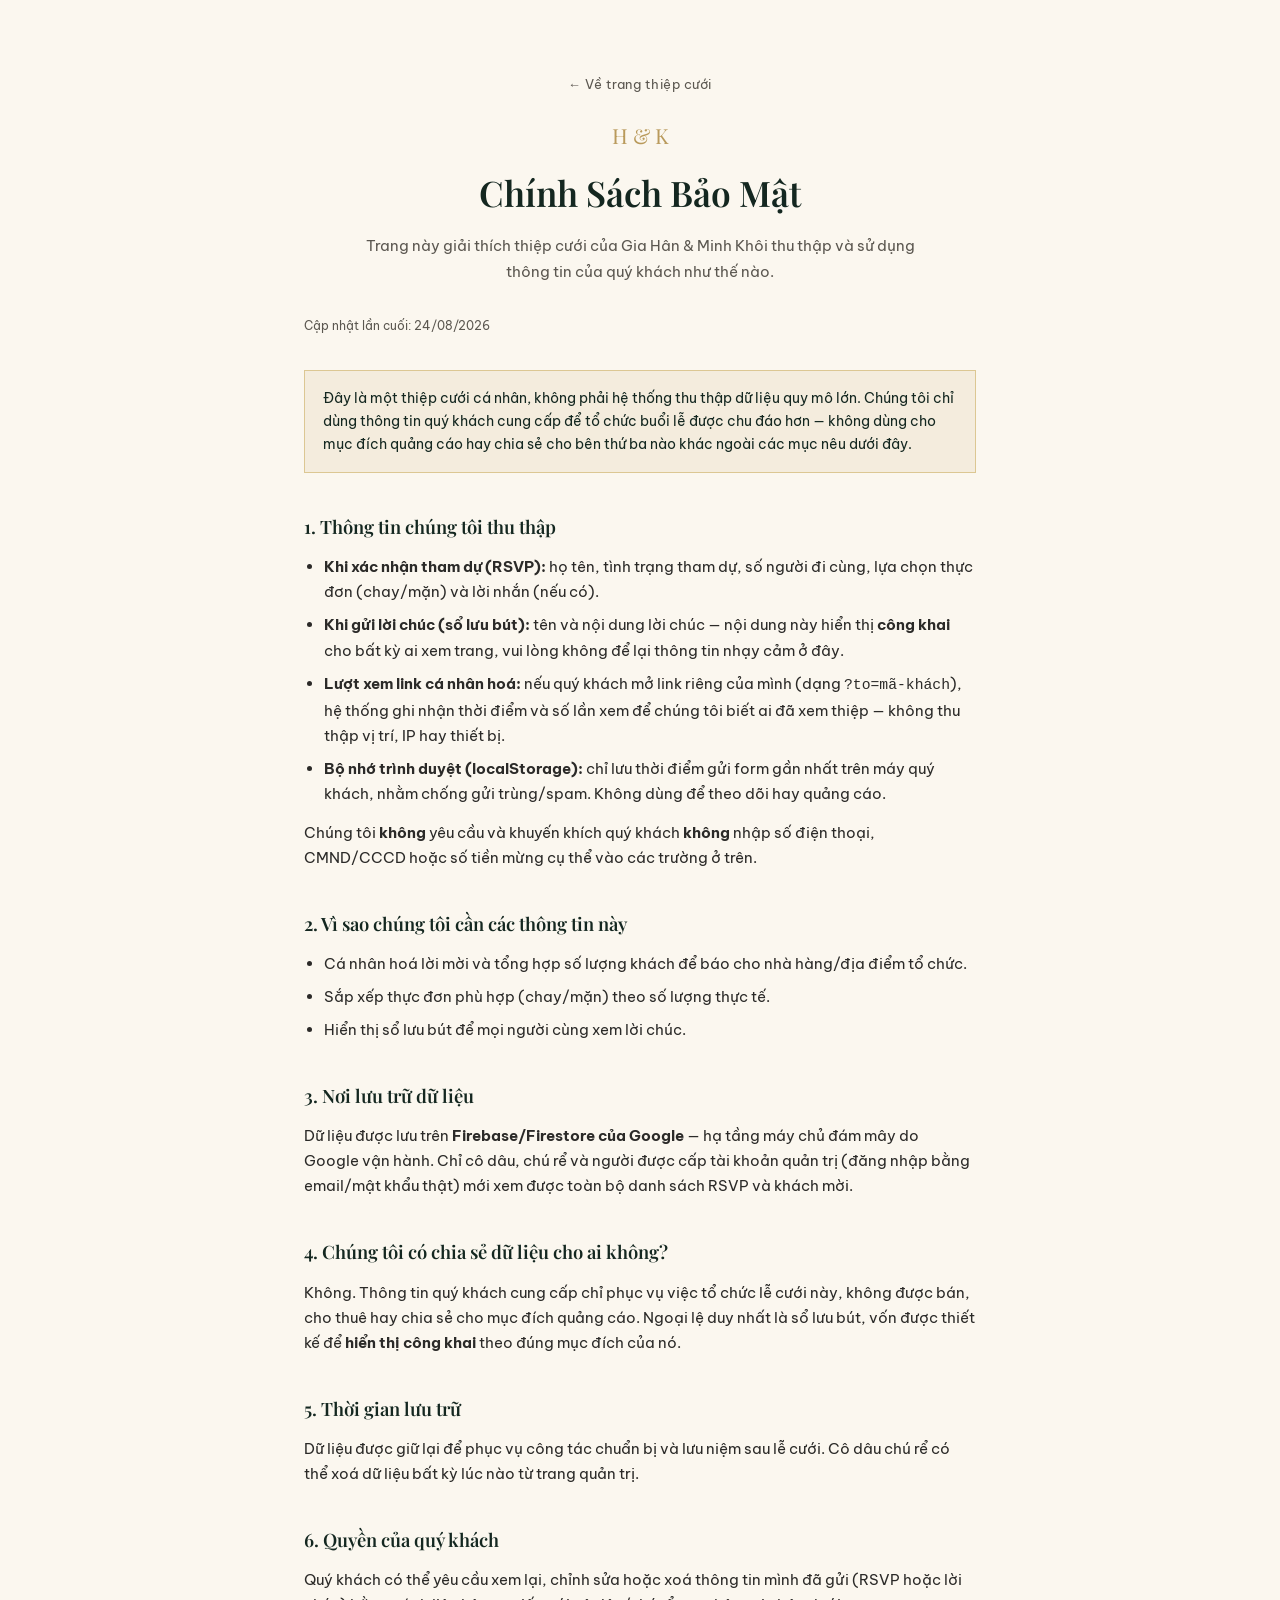
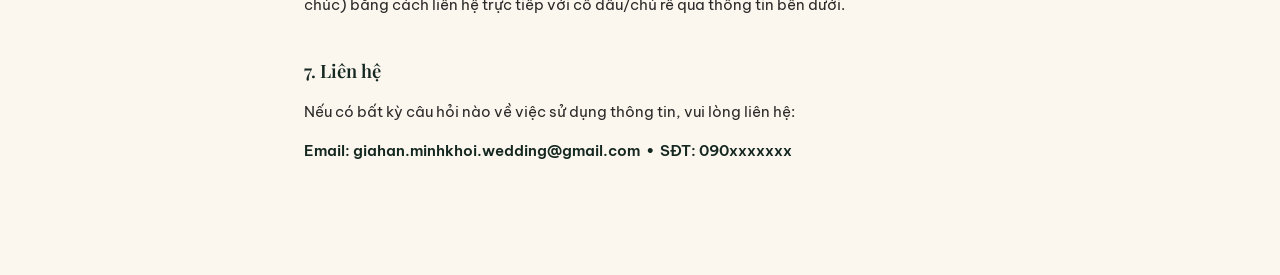
<file: wedding-invitation/privacy.html>
<!DOCTYPE html>
<html lang="vi">
<head>
<meta charset="UTF-8">
<meta name="viewport" content="width=device-width, initial-scale=1.0">
<title>Chính Sách Bảo Mật — Gia Hân & Minh Khôi</title>
<meta name="description" content="Chính sách bảo mật dữ liệu khách mời cho thiệp cưới Gia Hân & Minh Khôi">
<meta name="robots" content="noindex">
<link rel="icon" type="image/svg+xml" href="assets/icons/favicon.svg">

<link rel="preconnect" href="https://fonts.googleapis.com">
<link rel="preconnect" href="https://fonts.gstatic.com" crossorigin>
<!-- Tải font kiểu "không chặn render": trình duyệt tải CSS font song song, không phải đợi
     xong mới vẽ trang — quan trọng khi khách mở link trên mạng yếu (3G/4G chập chờn). -->
<link rel="preload" as="style" href="https://fonts.googleapis.com/css2?family=Playfair+Display:ital,wght@0,500;0,600;1,500&family=Be+Vietnam+Pro:wght@300;400;500;600&display=swap">
<link href="https://fonts.googleapis.com/css2?family=Playfair+Display:ital,wght@0,500;0,600;1,500&family=Be+Vietnam+Pro:wght@300;400;500;600&display=swap" rel="stylesheet" media="print" onload="this.media='all'">
<noscript><link href="https://fonts.googleapis.com/css2?family=Playfair+Display:ital,wght@0,500;0,600;1,500&family=Be+Vietnam+Pro:wght@300;400;500;600&display=swap" rel="stylesheet"></noscript>
<link rel="stylesheet" href="css/style.css">
<link rel="stylesheet" href="css/rsvp.css">
</head>
<body>

<div class="subpage-header">
  <a href="index.html" class="back-link">← Về trang thiệp cưới</a>
  <div class="monogram-sm" id="monogramSm">H &amp; K</div>
  <h1>Chính Sách Bảo Mật</h1>
  <p id="legalIntro">Trang này giải thích thiệp cưới của <span id="coupleNames">Gia Hân &amp; Minh Khôi</span> thu thập và sử dụng thông tin của quý khách như thế nào.</p>
</div>

<div class="legal-wrap">
  <p class="updated">Cập nhật lần cuối: <time datetime="2026-08-24">24/08/2026</time></p>

  <div class="note-box">
    Đây là một thiệp cưới cá nhân, không phải hệ thống thu thập dữ liệu quy mô lớn. Chúng tôi chỉ dùng thông tin quý khách cung cấp để tổ chức buổi lễ được chu đáo hơn — không dùng cho mục đích quảng cáo hay chia sẻ cho bên thứ ba nào khác ngoài các mục nêu dưới đây.
  </div>

  <h2>1. Thông tin chúng tôi thu thập</h2>
  <ul>
    <li><strong>Khi xác nhận tham dự (RSVP):</strong> họ tên, tình trạng tham dự, số người đi cùng, lựa chọn thực đơn (chay/mặn) và lời nhắn (nếu có).</li>
    <li><strong>Khi gửi lời chúc (sổ lưu bút):</strong> tên và nội dung lời chúc — nội dung này hiển thị <strong>công khai</strong> cho bất kỳ ai xem trang, vui lòng không để lại thông tin nhạy cảm ở đây.</li>
    <li><strong>Lượt xem link cá nhân hoá:</strong> nếu quý khách mở link riêng của mình (dạng <code>?to=mã-khách</code>), hệ thống ghi nhận thời điểm và số lần xem để chúng tôi biết ai đã xem thiệp — không thu thập vị trí, IP hay thiết bị.</li>
    <li><strong>Bộ nhớ trình duyệt (localStorage):</strong> chỉ lưu thời điểm gửi form gần nhất trên máy quý khách, nhằm chống gửi trùng/spam. Không dùng để theo dõi hay quảng cáo.</li>
  </ul>
  <p>Chúng tôi <strong>không</strong> yêu cầu và khuyến khích quý khách <strong>không</strong> nhập số điện thoại, CMND/CCCD hoặc số tiền mừng cụ thể vào các trường ở trên.</p>

  <h2>2. Vì sao chúng tôi cần các thông tin này</h2>
  <ul>
    <li>Cá nhân hoá lời mời và tổng hợp số lượng khách để báo cho nhà hàng/địa điểm tổ chức.</li>
    <li>Sắp xếp thực đơn phù hợp (chay/mặn) theo số lượng thực tế.</li>
    <li>Hiển thị sổ lưu bút để mọi người cùng xem lời chúc.</li>
  </ul>

  <h2>3. Nơi lưu trữ dữ liệu</h2>
  <p>Dữ liệu được lưu trên <strong>Firebase/Firestore của Google</strong> — hạ tầng máy chủ đám mây do Google vận hành. Chỉ cô dâu, chú rể và người được cấp tài khoản quản trị (đăng nhập bằng email/mật khẩu thật) mới xem được toàn bộ danh sách RSVP và khách mời.</p>

  <h2>4. Chúng tôi có chia sẻ dữ liệu cho ai không?</h2>
  <p>Không. Thông tin quý khách cung cấp chỉ phục vụ việc tổ chức lễ cưới này, không được bán, cho thuê hay chia sẻ cho mục đích quảng cáo. Ngoại lệ duy nhất là sổ lưu bút, vốn được thiết kế để <strong>hiển thị công khai</strong> theo đúng mục đích của nó.</p>

  <h2>5. Thời gian lưu trữ</h2>
  <p>Dữ liệu được giữ lại để phục vụ công tác chuẩn bị và lưu niệm sau lễ cưới. Cô dâu chú rể có thể xoá dữ liệu bất kỳ lúc nào từ trang quản trị.</p>

  <h2>6. Quyền của quý khách</h2>
  <p>Quý khách có thể yêu cầu xem lại, chỉnh sửa hoặc xoá thông tin mình đã gửi (RSVP hoặc lời chúc) bằng cách liên hệ trực tiếp với cô dâu/chú rể qua thông tin bên dưới.</p>

  <h2>7. Liên hệ</h2>
  <p>Nếu có bất kỳ câu hỏi nào về việc sử dụng thông tin, vui lòng liên hệ:</p>
  <p id="legalContact" style="font-weight:600; color:var(--pine-deep);"></p>
</div>

<script src="js/config.js"></script>
<script>
  document.addEventListener("DOMContentLoaded", () => {
    const cfg = WEDDING_CONFIG;
    const names = `${cfg.bride.shortName} &amp; ${cfg.groom.shortName}`;
    document.title = `Chính Sách Bảo Mật — ${cfg.bride.shortName} & ${cfg.groom.shortName}`;
    document.getElementById("coupleNames").textContent = `${cfg.bride.shortName} & ${cfg.groom.shortName}`;
    document.getElementById("monogramSm").innerHTML = `${cfg.bride.initial} &amp; ${cfg.groom.initial}`;

    const legal = cfg.legal || {};
    const parts = [];
    if (legal.contactEmail) parts.push(`Email: <a href="mailto:${legal.contactEmail}">${legal.contactEmail}</a>`);
    if (legal.contactPhone) parts.push(`SĐT: ${legal.contactPhone}`);
    document.getElementById("legalContact").innerHTML = parts.join(" &nbsp;•&nbsp; ") || "Vui lòng liên hệ trực tiếp với cô dâu/chú rể.";
  });
</script>
</body>
</html>
</file>
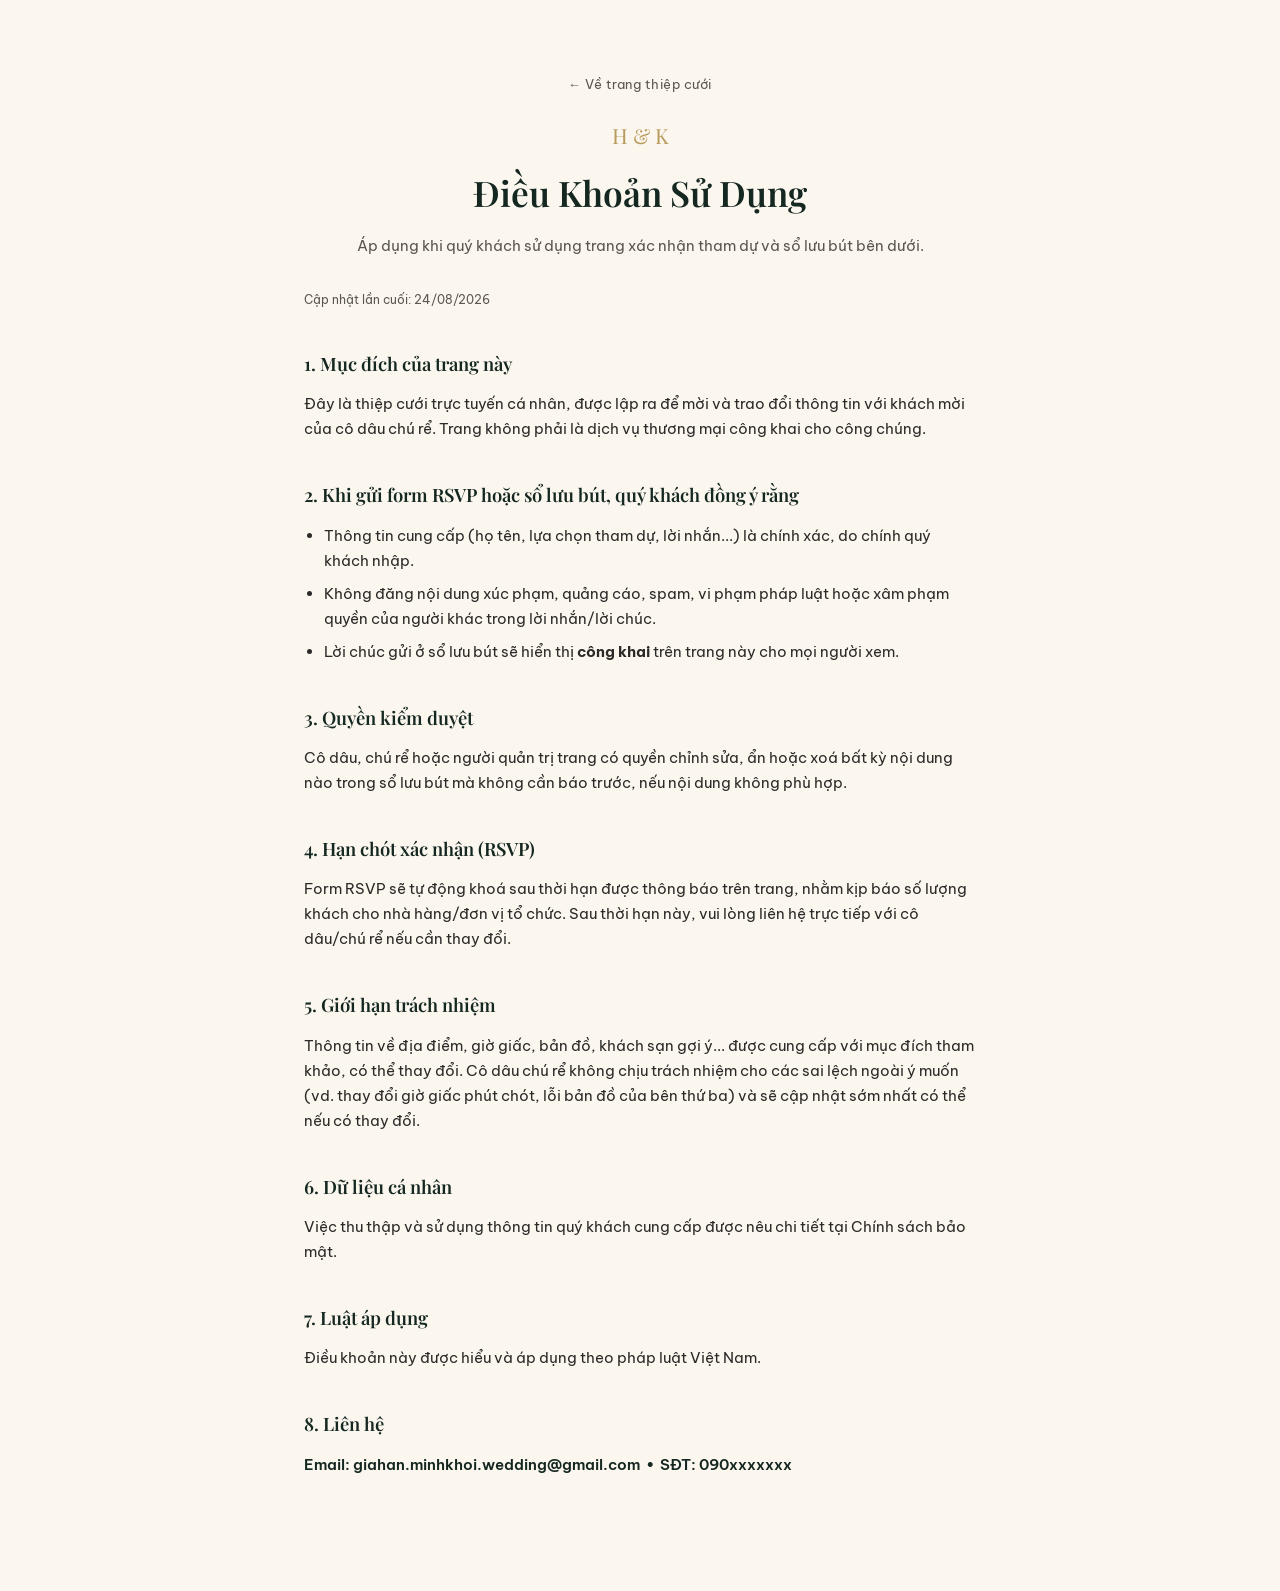
<file: wedding-invitation/terms.html>
<!DOCTYPE html>
<html lang="vi">
<head>
<meta charset="UTF-8">
<meta name="viewport" content="width=device-width, initial-scale=1.0">
<title>Điều Khoản Sử Dụng — Gia Hân & Minh Khôi</title>
<meta name="description" content="Điều khoản sử dụng thiệp cưới trực tuyến Gia Hân & Minh Khôi">
<meta name="robots" content="noindex">
<link rel="icon" type="image/svg+xml" href="assets/icons/favicon.svg">

<link rel="preconnect" href="https://fonts.googleapis.com">
<link rel="preconnect" href="https://fonts.gstatic.com" crossorigin>
<!-- Tải font kiểu "không chặn render": trình duyệt tải CSS font song song, không phải đợi
     xong mới vẽ trang — quan trọng khi khách mở link trên mạng yếu (3G/4G chập chờn). -->
<link rel="preload" as="style" href="https://fonts.googleapis.com/css2?family=Playfair+Display:ital,wght@0,500;0,600;1,500&family=Be+Vietnam+Pro:wght@300;400;500;600&display=swap">
<link href="https://fonts.googleapis.com/css2?family=Playfair+Display:ital,wght@0,500;0,600;1,500&family=Be+Vietnam+Pro:wght@300;400;500;600&display=swap" rel="stylesheet" media="print" onload="this.media='all'">
<noscript><link href="https://fonts.googleapis.com/css2?family=Playfair+Display:ital,wght@0,500;0,600;1,500&family=Be+Vietnam+Pro:wght@300;400;500;600&display=swap" rel="stylesheet"></noscript>
<link rel="stylesheet" href="css/style.css">
<link rel="stylesheet" href="css/rsvp.css">
</head>
<body>

<div class="subpage-header">
  <a href="index.html" class="back-link">← Về trang thiệp cưới</a>
  <div class="monogram-sm" id="monogramSm">H &amp; K</div>
  <h1>Điều Khoản Sử Dụng</h1>
  <p>Áp dụng khi quý khách sử dụng trang xác nhận tham dự và sổ lưu bút bên dưới.</p>
</div>

<div class="legal-wrap">
  <p class="updated">Cập nhật lần cuối: <time datetime="2026-08-24">24/08/2026</time></p>

  <h2>1. Mục đích của trang này</h2>
  <p>Đây là thiệp cưới trực tuyến cá nhân, được lập ra để mời và trao đổi thông tin với khách mời của cô dâu chú rể. Trang không phải là dịch vụ thương mại công khai cho công chúng.</p>

  <h2>2. Khi gửi form RSVP hoặc sổ lưu bút, quý khách đồng ý rằng</h2>
  <ul>
    <li>Thông tin cung cấp (họ tên, lựa chọn tham dự, lời nhắn...) là chính xác, do chính quý khách nhập.</li>
    <li>Không đăng nội dung xúc phạm, quảng cáo, spam, vi phạm pháp luật hoặc xâm phạm quyền của người khác trong lời nhắn/lời chúc.</li>
    <li>Lời chúc gửi ở sổ lưu bút sẽ hiển thị <strong>công khai</strong> trên trang này cho mọi người xem.</li>
  </ul>

  <h2>3. Quyền kiểm duyệt</h2>
  <p>Cô dâu, chú rể hoặc người quản trị trang có quyền chỉnh sửa, ẩn hoặc xoá bất kỳ nội dung nào trong sổ lưu bút mà không cần báo trước, nếu nội dung không phù hợp.</p>

  <h2>4. Hạn chót xác nhận (RSVP)</h2>
  <p>Form RSVP sẽ tự động khoá sau thời hạn được thông báo trên trang, nhằm kịp báo số lượng khách cho nhà hàng/đơn vị tổ chức. Sau thời hạn này, vui lòng liên hệ trực tiếp với cô dâu/chú rể nếu cần thay đổi.</p>

  <h2>5. Giới hạn trách nhiệm</h2>
  <p>Thông tin về địa điểm, giờ giấc, bản đồ, khách sạn gợi ý... được cung cấp với mục đích tham khảo, có thể thay đổi. Cô dâu chú rể không chịu trách nhiệm cho các sai lệch ngoài ý muốn (vd. thay đổi giờ giấc phút chót, lỗi bản đồ của bên thứ ba) và sẽ cập nhật sớm nhất có thể nếu có thay đổi.</p>

  <h2>6. Dữ liệu cá nhân</h2>
  <p>Việc thu thập và sử dụng thông tin quý khách cung cấp được nêu chi tiết tại <a href="privacy.html">Chính sách bảo mật</a>.</p>

  <h2>7. Luật áp dụng</h2>
  <p>Điều khoản này được hiểu và áp dụng theo pháp luật Việt Nam.</p>

  <h2>8. Liên hệ</h2>
  <p id="legalContact" style="font-weight:600; color:var(--pine-deep);"></p>
</div>

<script src="js/config.js"></script>
<script>
  document.addEventListener("DOMContentLoaded", () => {
    const cfg = WEDDING_CONFIG;
    document.title = `Điều Khoản Sử Dụng — ${cfg.bride.shortName} & ${cfg.groom.shortName}`;
    document.getElementById("monogramSm").innerHTML = `${cfg.bride.initial} &amp; ${cfg.groom.initial}`;

    const legal = cfg.legal || {};
    const parts = [];
    if (legal.contactEmail) parts.push(`Email: <a href="mailto:${legal.contactEmail}">${legal.contactEmail}</a>`);
    if (legal.contactPhone) parts.push(`SĐT: ${legal.contactPhone}`);
    document.getElementById("legalContact").innerHTML = parts.join(" &nbsp;•&nbsp; ") || "Vui lòng liên hệ trực tiếp với cô dâu/chú rể.";
  });
</script>
</body>
</html>
</file>
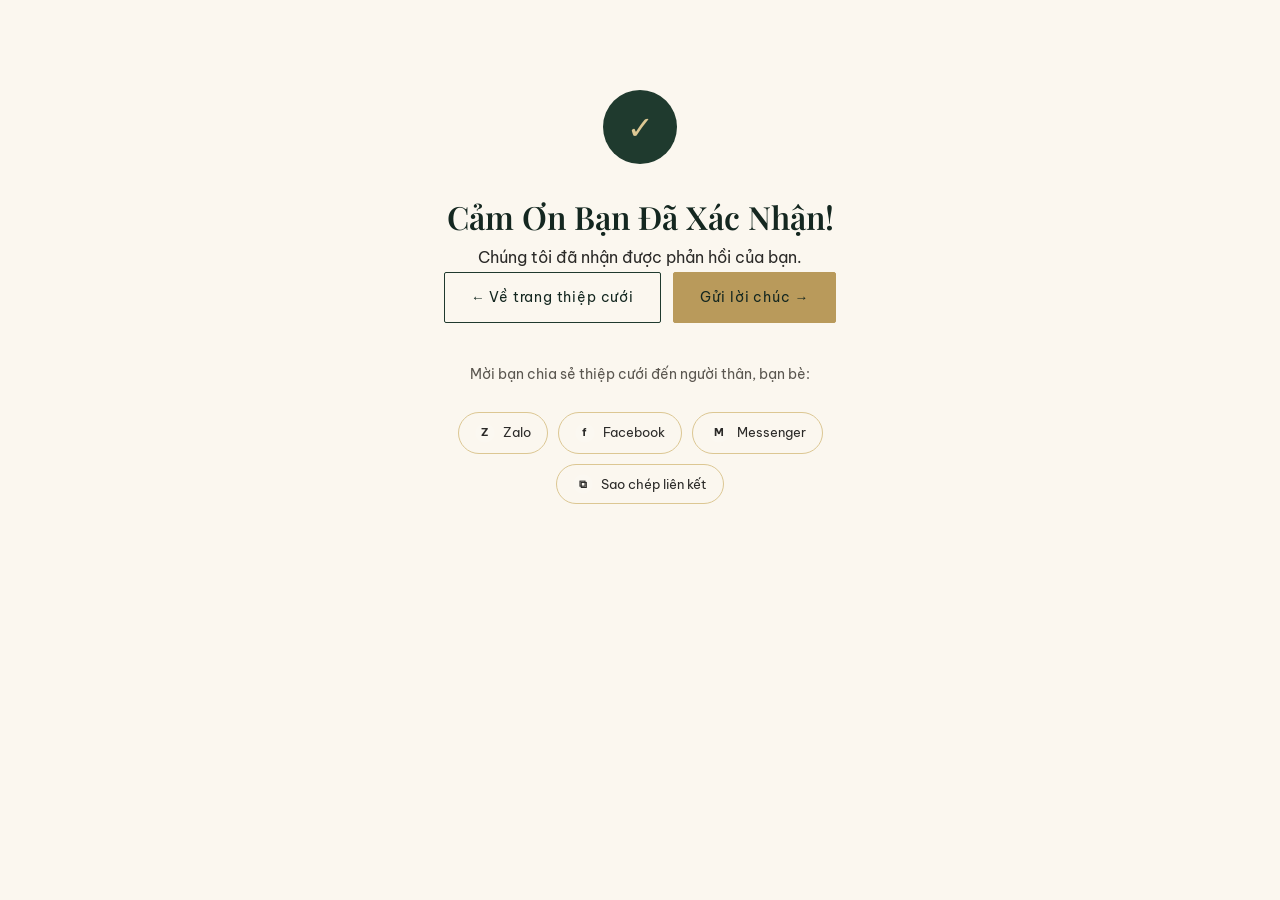
<file: wedding-invitation/thankyou.html>
<!DOCTYPE html>
<html lang="vi">
<head>
<meta charset="UTF-8">
<meta name="viewport" content="width=device-width, initial-scale=1.0">
<title>Cảm Ơn Bạn — Gia Hân & Minh Khôi</title>
<link rel="icon" type="image/svg+xml" href="assets/icons/favicon.svg">
<meta name="robots" content="noindex">

<link rel="preconnect" href="https://fonts.googleapis.com">
<link rel="preconnect" href="https://fonts.gstatic.com" crossorigin>
<!-- Tải font kiểu "không chặn render": trình duyệt tải CSS font song song, không phải đợi
     xong mới vẽ trang — quan trọng khi khách mở link trên mạng yếu (3G/4G chập chờn). -->
<link rel="preload" as="style" href="https://fonts.googleapis.com/css2?family=Playfair+Display:ital,wght@0,500;0,600;1,500&family=Be+Vietnam+Pro:wght@300;400;500;600&display=swap">
<link href="https://fonts.googleapis.com/css2?family=Playfair+Display:ital,wght@0,500;0,600;1,500&family=Be+Vietnam+Pro:wght@300;400;500;600&display=swap" rel="stylesheet" media="print" onload="this.media='all'">
<noscript><link href="https://fonts.googleapis.com/css2?family=Playfair+Display:ital,wght@0,500;0,600;1,500&family=Be+Vietnam+Pro:wght@300;400;500;600&display=swap" rel="stylesheet"></noscript>
<link rel="stylesheet" href="css/style.css">
<link rel="stylesheet" href="css/rsvp.css">
</head>
<body>

<div class="thankyou-wrap">
  <div class="thankyou-icon">✓</div>
  <h1>Cảm Ơn Bạn Đã Xác Nhận!</h1>
  <p id="thankyouMsg">Chúng tôi đã nhận được phản hồi của bạn.</p>

  <div class="summary-card" id="summaryCard" style="display:none;">
    <div class="row"><span>Họ tên</span><span id="sName"></span></div>
    <div class="row"><span>Tham dự</span><span id="sAttending"></span></div>
    <div class="row" id="sCountRow"><span>Số người</span><span id="sCount"></span></div>
    <div class="row" id="sMealRow"><span>Thực đơn</span><span id="sMeal"></span></div>
  </div>

  <div class="btn-row">
    <a href="index.html" class="btn ghost-dark">← Về trang thiệp cưới</a>
    <a href="guestbook.html" class="btn solid">Gửi lời chúc →</a>
  </div>

  <p style="margin-top:40px; font-size:.85rem; color:var(--ink-soft);">Mời bạn chia sẻ thiệp cưới đến người thân, bạn bè:</p>
  <div class="share-row" id="shareButtonsTy"></div>
</div>

<script src="js/config.js"></script>
<script src="js/share.js"></script>
<script>
  document.addEventListener("DOMContentLoaded", () => {
    const cfg = WEDDING_CONFIG;
    document.title = `Cảm Ơn — ${cfg.bride.shortName} & ${cfg.groom.shortName}`;

    const raw = sessionStorage.getItem("rsvpSummary");
    if (raw) {
      try {
        const s = JSON.parse(raw);
        document.getElementById("sName").textContent = s.name;
        document.getElementById("sAttending").textContent = s.attending ? "Có tham dự 🎉" : "Vắng mặt 💐";
        document.getElementById("thankyouMsg").textContent = s.attending
          ? "Rất mong được đón tiếp bạn trong ngày trọng đại của chúng tôi!"
          : "Cảm ơn bạn đã dành thời gian phản hồi. Rất tiếc vì không thể đón tiếp bạn lần này!";
        if (s.attending) {
          document.getElementById("sCount").textContent = `${s.guestCount} người`;
          document.getElementById("sMeal").textContent = s.meal === "chay" ? "Chay 🥦" : "Mặn 🍖";
        } else {
          document.getElementById("sCountRow").style.display = "none";
          document.getElementById("sMealRow").style.display = "none";
        }
        document.getElementById("summaryCard").style.display = "block";
      } catch { /* bỏ qua nếu dữ liệu lỗi */ }
    }

    renderShareButtons("shareButtonsTy");
  });
</script>
</body>
</html>
</file>
<file: wedding-invitation/css/style.css>
/* ==========================================================
   TOKENS
   ========================================================== */
:root{
  --pine:      #1F3A2E;
  --pine-deep: #142720;
  --ivory:     #FBF7EF;
  --gold:      #B99A5B;
  --gold-soft: #DCC793;
  --blush:     #D8A7A1;
  --ink:       #2B2A28;
  --ink-soft:  #5B5750;
  --line:      rgba(31,58,46,0.14);

  --display: "Playfair Display", "Times New Roman", serif;
  --body: "Be Vietnam Pro", "Segoe UI", sans-serif;

  --container: 1080px;
  --radius: 2px;
  --ease: cubic-bezier(.4,0,.2,1);
}

*{ box-sizing: border-box; }
html{ scroll-behavior: smooth; }
body{
  margin:0;
  background: var(--ivory);
  color: var(--ink);
  font-family: var(--body);
  font-weight: 400;
  line-height: 1.7;
  -webkit-font-smoothing: antialiased;
}
img{ max-width:100%; display:block; }
a{ color: inherit; text-decoration:none; }
h1,h2,h3{ font-family: var(--display); font-weight: 600; margin:0; color: var(--pine-deep); }
p{ margin:0; }
button{ font-family: var(--body); cursor:pointer; }

@media (prefers-reduced-motion: reduce){
  *{ animation-duration: .001ms !important; animation-iteration-count: 1 !important; transition-duration: .001ms !important; scroll-behavior:auto !important; }
}

.section{
  padding: 96px 24px;
  max-width: var(--container);
  margin: 0 auto;
}
.section-eyebrow{
  display:block;
  font-family: var(--body);
  letter-spacing: .28em;
  text-transform: uppercase;
  font-size: .72rem;
  color: var(--gold);
  font-weight: 600;
  margin-bottom: 14px;
  text-align:center;
}
.section-title{
  font-size: clamp(1.8rem, 3.2vw, 2.6rem);
  text-align:center;
  margin-bottom: 12px;
}
.section-sub{
  text-align:center;
  color: var(--ink-soft);
  max-width: 560px;
  margin: 0 auto 56px;
  font-size: .98rem;
}

/* signature vine divider — encodes the "growing love story" motif */
.vine-divider{ display:flex; justify-content:center; margin: 8px 0 40px; opacity:.85; }
.vine-divider svg{ width: 140px; height: 24px; }

/* ==========================================================
   LOADER / ENVELOPE INTRO
   ========================================================== */
#loader{
  position:fixed; inset:0; z-index:999;
  background: var(--pine-deep);
  display:flex; align-items:center; justify-content:center;
  transition: opacity .8s var(--ease), visibility .8s;
}
#loader.hidden{ opacity:0; visibility:hidden; pointer-events:none; }
.loader-monogram{
  font-family: var(--display);
  color: var(--gold-soft);
  font-size: 2.4rem;
  letter-spacing:.1em;
  display:flex; align-items:center; gap:10px;
  animation: breathe 1.8s ease-in-out infinite;
}
.loader-monogram .amp{ font-style:italic; color: var(--blush); font-size:1.6rem; }
@keyframes breathe{ 0%,100%{ opacity:.55; transform: scale(.98);} 50%{ opacity:1; transform: scale(1);} }

/* ==========================================================
   NAV — quiet dot navigation
   ========================================================== */
.dot-nav{
  position: fixed; right: 22px; top:50%; transform: translateY(-50%);
  z-index: 60;
  display:flex; flex-direction:column; gap:14px;
}
.dot-nav a{
  width:9px; height:9px; border-radius:50%;
  background: rgba(31,58,46,.25);
  border: 1px solid transparent;
  transition: all .3s var(--ease);
  position:relative;
}
.dot-nav a.active{ background: var(--gold); transform: scale(1.3); }
.dot-nav a::after{
  content: attr(data-label);
  position:absolute; right: 20px; top:50%; transform: translateY(-50%);
  white-space:nowrap; font-size:.72rem; letter-spacing:.05em;
  color: var(--pine-deep); background: var(--ivory);
  padding: 3px 10px; border: 1px solid var(--line);
  opacity:0; pointer-events:none; transition: opacity .25s;
}
.dot-nav a:hover::after{ opacity:1; }
@media (max-width: 860px){ .dot-nav{ display:none; } }

/* floating music toggle */
.music-toggle{
  position: fixed; left: 20px; bottom: 20px; z-index: 60;
  width: 52px; height:52px; border-radius:50%;
  background: var(--pine); color: var(--ivory);
  border: 1px solid var(--gold-soft);
  display:flex; align-items:center; justify-content:center;
  box-shadow: 0 6px 20px rgba(20,39,32,.25);
}
.music-toggle svg{ width:20px; height:20px; }
.music-toggle .bars{ display:flex; gap:2px; align-items:flex-end; height:14px; }
.music-toggle .bars span{ width:2.5px; background: var(--gold-soft); animation: eq 1s ease-in-out infinite; }
.music-toggle .bars span:nth-child(1){ height:6px; animation-delay:0s; }
.music-toggle .bars span:nth-child(2){ height:14px; animation-delay:.15s; }
.music-toggle .bars span:nth-child(3){ height:9px; animation-delay:.3s; }
.music-toggle.paused .bars span{ animation-play-state: paused; height:4px; }
@keyframes eq{ 0%,100%{ transform: scaleY(.4);} 50%{ transform: scaleY(1);} }

/* ==========================================================
   HERO
   ========================================================== */
.hero{
  position: relative;
  min-height: 100svh;
  display:flex; flex-direction:column; align-items:center; justify-content:center;
  text-align:center;
  padding: 120px 24px 80px;
  background:
    radial-gradient(circle at 50% 0%, rgba(185,154,91,.18), transparent 55%),
    linear-gradient(180deg, var(--pine-deep), var(--pine) 60%, var(--ivory) 100%);
  color: var(--ivory);
  overflow:hidden;
}
.hero-vine{
  position:absolute; inset:0; opacity:.16; pointer-events:none;
}
.hero-greeting{
  font-size: .82rem; letter-spacing:.22em; text-transform:uppercase;
  color: var(--gold-soft); margin-bottom: 22px; opacity:0;
  animation: rise .9s var(--ease) .2s forwards;
}
.hero-names{
  font-family: var(--display);
  font-size: clamp(2.6rem, 8vw, 5rem);
  line-height:1.05;
  display:flex; align-items:center; gap: 22px; flex-wrap:wrap; justify-content:center;
  opacity:0; animation: rise 1s var(--ease) .4s forwards;
}
.hero-names .amp{ font-style: italic; color: var(--blush); font-size: .6em; }
.hero-tagline{
  margin-top:18px; font-size:1.05rem; color: rgba(251,247,239,.85);
  opacity:0; animation: rise 1s var(--ease) .6s forwards;
}
.hero-date{
  margin-top: 34px; font-family: var(--display); font-size:1.3rem;
  letter-spacing:.15em; color: var(--gold-soft);
  opacity:0; animation: rise 1s var(--ease) .75s forwards;
}
@keyframes rise{ from{ opacity:0; transform: translateY(16px);} to{ opacity:1; transform:none; } }

/* countdown */
.countdown{
  margin-top: 36px;
  display:flex; gap: clamp(10px,3vw,26px);
  opacity:0; animation: rise 1s var(--ease) .95s forwards;
}
.countdown .unit{ text-align:center; min-width: 64px; }
.countdown .num{
  font-family: var(--display); font-size: clamp(1.6rem,4vw,2.4rem);
  color: var(--ivory); font-variant-numeric: tabular-nums;
}
.countdown .label{
  display:block; margin-top:4px; font-size:.66rem; letter-spacing:.15em;
  text-transform:uppercase; color: var(--gold-soft);
}
.countdown-title{
  font-size:.78rem; letter-spacing:.18em; text-transform:uppercase;
  color: rgba(251,247,239,.7); margin-top: 30px;
}

.hero-cta{
  margin-top: 44px; display:flex; gap:14px; flex-wrap:wrap; justify-content:center;
  opacity:0; animation: rise 1s var(--ease) 1.1s forwards;
}
.scroll-cue{
  position:absolute; bottom: 28px; left:50%; transform: translateX(-50%);
  color: var(--gold-soft); font-size:.68rem; letter-spacing:.2em; text-transform:uppercase;
  display:flex; flex-direction:column; align-items:center; gap:8px;
}
.scroll-cue .line{ width:1px; height:34px; background: linear-gradient(var(--gold-soft), transparent); animation: drip 1.6s ease-in-out infinite; }
@keyframes drip{ 0%{ transform: scaleY(0); transform-origin: top;} 50%{ transform: scaleY(1); transform-origin: top;} 51%{ transform-origin: bottom;} 100%{ transform: scaleY(0); transform-origin: bottom;} }

/* buttons */
.btn{
  display:inline-flex; align-items:center; gap:8px;
  padding: 13px 26px; font-size:.85rem; letter-spacing:.06em;
  border: 1px solid var(--gold);
  border-radius: var(--radius);
  transition: all .3s var(--ease);
  background: transparent; color: var(--ivory);
}
.btn.solid{ background: var(--gold); color: var(--pine-deep); border-color: var(--gold); }
.btn:hover{ background: var(--gold); color: var(--pine-deep); transform: translateY(-2px); }
.btn.ghost-dark{ color: var(--pine-deep); border-color: var(--pine); }
.btn.ghost-dark:hover{ background: var(--pine); color: var(--ivory); }
.btn-row{ display:flex; gap:12px; flex-wrap:wrap; justify-content:center; }

/* dropdown for calendar options */
.dropdown{ position:relative; display:inline-block; }
.dropdown-menu{
  position:absolute; top: calc(100% + 8px); left:50%; transform: translateX(-50%);
  background: var(--ivory); border:1px solid var(--line); min-width: 210px;
  box-shadow: 0 14px 30px rgba(20,39,32,.15);
  opacity:0; visibility:hidden; translate: 0 6px;
  transition: all .2s var(--ease); z-index: 40;
}
.dropdown.open .dropdown-menu{ opacity:1; visibility:visible; translate:0 0; }
.dropdown-menu a{
  display:block; padding: 12px 18px; font-size:.85rem; color: var(--ink);
  border-bottom:1px solid var(--line);
}
.dropdown-menu a:last-child{ border-bottom:none; }
.dropdown-menu a:hover{ background: rgba(185,154,91,.12); color: var(--pine-deep); }

/* reveal-on-scroll */
.reveal{ opacity:0; transform: translateY(24px); transition: all .8s var(--ease); }
.reveal.in{ opacity:1; transform:none; }

/* ==========================================================
   LOVE STORY TIMELINE
   ========================================================== */
.timeline{ position:relative; margin-top: 20px; }
.timeline::before{
  content:""; position:absolute; left:50%; top:0; bottom:0; width:1px;
  background: linear-gradient(var(--gold-soft), var(--gold), var(--gold-soft));
  transform: translateX(-50%);
}
.timeline-item{
  position:relative; width:50%; padding: 0 42px 64px;
}
.timeline-item:nth-child(odd){ left:0; text-align:right; }
.timeline-item:nth-child(even){ left:50%; text-align:left; }
.timeline-item .dot{
  position:absolute; top:2px; width:11px; height:11px; border-radius:50%;
  background: var(--ivory); border: 2px solid var(--gold);
}
.timeline-item:nth-child(odd) .dot{ right:-6px; }
.timeline-item:nth-child(even) .dot{ left:-6px; }
.timeline-item .year{ font-family: var(--display); color: var(--gold); font-size:1.5rem; }
.timeline-item h3{ font-size:1.15rem; margin: 6px 0 8px; }
.timeline-item p{ color: var(--ink-soft); font-size:.92rem; }
@media (max-width: 720px){
  .timeline::before{ left: 10px; }
  .timeline-item, .timeline-item:nth-child(even){ width:100%; left:0; text-align:left; padding: 0 0 44px 40px; }
  .timeline-item:nth-child(odd) .dot, .timeline-item:nth-child(even) .dot{ left:4px; right:auto; }
}

/* ==========================================================
   SCHEDULE / CEREMONIES
   ========================================================== */
.schedule-grid{
  display:grid; grid-template-columns: repeat(auto-fit,minmax(280px,1fr));
  gap: 24px;
}
.ceremony-card{
  background: #fff; border: 1px solid var(--line);
  padding: 32px 28px; position:relative;
}
.ceremony-card::before{
  content:""; position:absolute; top:0; left:0; width: 100%; height: 3px;
  background: linear-gradient(90deg, var(--gold), var(--blush));
}
.ceremony-card h3{ font-size:1.25rem; margin-bottom: 6px; }
.ceremony-card .venue{ color: var(--ink-soft); font-size:.9rem; margin-bottom: 18px; }
.ceremony-card .datetime{
  font-family: var(--display); color: var(--pine); font-size:1.1rem; margin-bottom: 4px;
}
.ceremony-card .note{ font-size:.82rem; color: var(--gold); font-style: italic; margin-bottom: 20px; }
.mini-countdown{
  display:flex; gap:10px; margin: 18px 0 20px; padding-top:18px; border-top: 1px dashed var(--line);
}
.mini-countdown .unit{ text-align:center; flex:1; }
.mini-countdown .num{ font-family: var(--display); font-size:1.3rem; color: var(--pine-deep); font-variant-numeric: tabular-nums; }
.mini-countdown .label{ display:block; font-size:.6rem; letter-spacing:.1em; text-transform:uppercase; color: var(--ink-soft); }
.ceremony-card .card-actions{ display:flex; gap:10px; flex-wrap:wrap; }
.ceremony-card .btn{ padding: 10px 16px; font-size:.78rem; }

/* ==========================================================
   GALLERY
   ========================================================== */
.gallery-grid{
  display:grid; grid-template-columns: repeat(3,1fr); gap: 10px;
}
.gallery-grid figure{
  margin:0; overflow:hidden; position:relative; aspect-ratio: 1/1; cursor: pointer;
  background: linear-gradient(135deg, var(--pine) 0%, var(--gold) 140%);
}
.gallery-grid figure:nth-child(3n+2){ aspect-ratio: 1/1.3; }
.gallery-grid img{ width:100%; height:100%; object-fit:cover; transition: transform .5s var(--ease); }
.gallery-grid figure:hover img{ transform: scale(1.06); }
.gallery-grid figure::after{
  content: "＋"; position:absolute; inset:0; display:flex; align-items:center; justify-content:center;
  color:#fff; font-size:1.6rem; background: rgba(20,39,32,0); transition: background .3s;
}
.gallery-grid figure:hover::after{ background: rgba(20,39,32,.28); }
@media (max-width:720px){ .gallery-grid{ grid-template-columns: repeat(2,1fr);} }

.video-wrap{ margin-top: 34px; text-align:center; }
.video-wrap video{ width:100%; max-width:640px; border: 1px solid var(--line); }
.video-wrap .video-title{ margin-top:12px; font-size:.85rem; color: var(--ink-soft); font-style:italic; }

/* lightbox */
.lightbox{
  position:fixed; inset:0; background: rgba(20,25,20,.94); z-index: 200;
  display:flex; align-items:center; justify-content:center;
  opacity:0; visibility:hidden; transition: all .3s var(--ease);
}
.lightbox.open{ opacity:1; visibility:visible; }
.lightbox img{ max-width:88vw; max-height:82vh; }
.lightbox-close{
  position:absolute; top:22px; right:26px; color:#fff; font-size:1.6rem;
  background:none; border:none; width:44px; height:44px;
}
.lightbox-nav{
  position:absolute; top:50%; transform: translateY(-50%); background:none; border:none;
  color:#fff; font-size:2rem; width:52px; height:52px;
}
.lightbox-prev{ left:8px; } .lightbox-next{ right:8px; }

/* ==========================================================
   MAP + DIRECTIONS QR
   ========================================================== */
.map-block{
  display:grid; grid-template-columns: 1.4fr 1fr; gap: 30px; align-items:stretch;
}
.map-frame{ border:1px solid var(--line); overflow:hidden; min-height: 340px; }
.map-frame iframe{ width:100%; height:100%; min-height:340px; border:0; }
.map-side{
  background:#fff; border: 1px solid var(--line); padding: 28px; display:flex; flex-direction:column; gap:18px;
}
.map-side h3{ font-size:1.1rem; }
.qr-row{ display:flex; gap: 18px; flex-wrap:wrap; }
.qr-card{ text-align:center; flex:1; min-width: 130px; }
.qr-card img{ width:100%; max-width:140px; margin:0 auto 8px; border:1px solid var(--line); padding:6px; background:#fff; }
.qr-card span{ font-size:.72rem; color: var(--ink-soft); letter-spacing:.04em; }
@media (max-width: 860px){ .map-block{ grid-template-columns:1fr; } }

/* ==========================================================
   HOTELS
   ========================================================== */
.hotel-list{ display:grid; grid-template-columns: repeat(auto-fit,minmax(240px,1fr)); gap:20px; }
.hotel-card{ background:#fff; border:1px solid var(--line); padding: 24px; }
.hotel-card h4{ font-family: var(--display); font-size:1.05rem; color: var(--pine-deep); margin-bottom:6px; }
.hotel-card .meta{ font-size:.82rem; color: var(--ink-soft); margin-bottom:14px; }
.hotel-card .meta span{ display:block; }
.hotel-card a{ font-size:.8rem; color: var(--gold); border-bottom:1px solid var(--gold); padding-bottom:2px; }

/* ==========================================================
   DRESS CODE
   ========================================================== */
.palette-row{ display:flex; justify-content:center; gap: 22px; flex-wrap:wrap; margin-top: 30px; }
.swatch{ text-align:center; }
.swatch .chip{ width:64px; height:64px; border-radius:50%; margin: 0 auto 10px; border: 4px solid #fff; box-shadow: 0 4px 14px rgba(20,39,32,.18); }
.swatch .name{ font-size:.8rem; color: var(--ink-soft); }
.dress-note{ text-align:center; margin-top: 26px; font-size:.85rem; color: var(--gold); font-style: italic; }

/* ==========================================================
   FAQ
   ========================================================== */
.faq-list{ max-width: 720px; margin: 0 auto; }
.faq-item{ border-bottom: 1px solid var(--line); }
.faq-q{
  width:100%; text-align:left; background:none; border:none; padding: 20px 4px;
  display:flex; justify-content:space-between; align-items:center;
  font-family: var(--display); font-size:1.02rem; color: var(--pine-deep);
}
.faq-q .plus{ font-size:1.3rem; color: var(--gold); transition: transform .3s var(--ease); }
.faq-item.open .faq-q .plus{ transform: rotate(45deg); }
.faq-a{ max-height:0; overflow:hidden; transition: max-height .35s var(--ease); }
.faq-a p{ padding: 0 4px 20px; color: var(--ink-soft); font-size:.92rem; }

/* ==========================================================
   FOOTER
   ========================================================== */
.footer{
  text-align:center; padding: 70px 24px 40px; background: var(--pine-deep); color: var(--gold-soft);
}
.footer .monogram{ font-family: var(--display); font-size:1.6rem; margin-bottom:10px; }
.footer .thanks{ color: rgba(251,247,239,.75); font-size:.9rem; max-width:480px; margin: 0 auto; }
.footer .legal-links{ margin-top: 18px; font-size:.76rem; color: rgba(251,247,239,.55); }
.footer .legal-links a{ text-decoration: underline; text-underline-offset: 2px; }
.footer .legal-links a:hover{ color: var(--gold-soft); }
.footer .credit{ margin-top: 14px; font-size:.7rem; letter-spacing:.1em; color: rgba(251,247,239,.35); }

/* ==========================================================
   RSVP CTA BANNER (index.html, before footer)
   ========================================================== */
.rsvp-cta{
  background: var(--pine); color: var(--ivory);
  text-align:center; padding: 80px 24px;
  position: relative; overflow:hidden;
}
.rsvp-cta h2{ color: var(--ivory); }
.rsvp-cta .section-sub{ color: rgba(251,247,239,.75); }
.rsvp-cta .deadline-pill{
  display:inline-block; margin: 6px auto 26px; padding: 7px 18px;
  border: 1px solid var(--gold-soft); border-radius: 999px;
  font-size: .74rem; letter-spacing:.08em; color: var(--gold-soft); text-transform:uppercase;
}
.rsvp-cta .btn-row{ margin-top: 8px; }
.rsvp-cta .btn.ghost-dark{ color: var(--ivory); border-color: var(--gold-soft); }
.rsvp-cta .btn.ghost-dark:hover{ background: var(--gold-soft); color: var(--pine-deep); }

/* ==========================================================
   SHARE BUTTONS (index footer CTA, thankyou, guestbook)
   ========================================================== */
.share-row{ display:flex; gap:10px; flex-wrap:wrap; justify-content:center; margin-top: 26px; }
.share-btn{
  display:inline-flex; align-items:center; gap:8px;
  padding: 9px 16px; font-size:.8rem; border-radius: 999px;
  border: 1px solid var(--gold-soft); background: transparent; color: inherit;
  transition: all .25s var(--ease);
}
.share-btn:hover{ background: var(--gold-soft); color: var(--pine-deep); transform: translateY(-2px); }
.share-btn .share-ic{
  width:20px; height:20px; border-radius:50%; background: rgba(255,255,255,.12);
  display:inline-flex; align-items:center; justify-content:center; font-size:.7rem; font-weight:700;
}

/* ==========================================================
   SUB-PAGE HEADER (rsvp / guestbook / thankyou / login / admin)
   ========================================================== */
.subpage-header{
  text-align:center; padding: 70px 24px 20px; max-width: 640px; margin: 0 auto;
}
.subpage-header .back-link{
  display:inline-flex; align-items:center; gap:6px; font-size:.8rem; color: var(--ink-soft);
  margin-bottom: 22px; letter-spacing:.04em;
}
.subpage-header .back-link:hover{ color: var(--gold); }
.subpage-header .monogram-sm{ font-family: var(--display); color: var(--gold); font-size:1.3rem; margin-bottom: 10px; }
.subpage-header h1{ font-size: clamp(1.6rem, 3vw, 2.2rem); margin-bottom: 10px; }
.subpage-header p{ color: var(--ink-soft); font-size:.95rem; }
</file>
<file: wedding-invitation/css/rsvp.css>
/* ==========================================================
   RSVP.CSS — dùng chung cho rsvp.html, thankyou.html, guestbook.html
   Kế thừa biến màu / font từ css/style.css (luôn nạp trước file này).
   ========================================================== */

.form-wrap{
  max-width: 560px; margin: 0 auto; padding: 20px 24px 100px;
}

.form-card{
  background:#fff; border: 1px solid var(--line); padding: 34px 30px;
  box-shadow: 0 10px 34px rgba(20,39,32,.06);
}

.field{ margin-bottom: 24px; }
.field label{
  display:block; font-size:.8rem; letter-spacing:.04em; color: var(--pine-deep);
  font-weight:600; margin-bottom: 8px;
}
.field .hint{ font-size:.76rem; color: var(--ink-soft); margin-top:6px; }

.field input[type="text"],
.field input[type="number"],
.field textarea{
  width:100%; padding: 12px 14px; border: 1px solid var(--line); border-radius: var(--radius);
  font-family: var(--body); font-size: .92rem; color: var(--ink); background: var(--ivory);
  transition: border-color .2s var(--ease);
}
.field input:focus, .field textarea:focus{ outline:none; border-color: var(--gold); }
.field textarea{ resize: vertical; min-height: 90px; }
.field input[readonly]{ background: rgba(31,58,46,.05); color: var(--ink-soft); }

/* honeypot — ẩn hoàn toàn khỏi người dùng thật, chỉ bot mới điền vào */
.hp-field{ position:absolute; left:-9999px; width:1px; height:1px; overflow:hidden; }

.pill-group{ display:flex; gap:10px; flex-wrap:wrap; }
.pill-choice{ position:relative; }
.pill-choice input{ position:absolute; opacity:0; inset:0; cursor:pointer; }
.pill-choice span{
  display:inline-flex; align-items:center; gap:6px; padding: 10px 20px;
  border: 1px solid var(--line); border-radius: 999px; font-size:.85rem;
  color: var(--ink-soft); transition: all .2s var(--ease); cursor:pointer;
}
.pill-choice input:checked + span{ background: var(--pine); border-color: var(--pine); color: var(--ivory); }
.pill-choice input:focus-visible + span{ outline: 2px solid var(--gold); outline-offset:2px; }

.conditional-field{ overflow:hidden; max-height:0; opacity:0; transition: all .3s var(--ease); }
.conditional-field.show{ max-height: 240px; opacity:1; margin-top: 22px; }

.stepper{ display:flex; align-items:center; gap:14px; }
.stepper button{
  width:38px; height:38px; border-radius:50%; border:1px solid var(--line); background:#fff;
  font-size:1.1rem; color: var(--pine-deep); flex:none;
}
.stepper button:hover{ background: var(--gold-soft); }
.stepper input{ width:70px !important; text-align:center; }

.submit-row{ margin-top: 30px; }
.submit-row .btn{ width:100%; justify-content:center; border-color: var(--pine); background: var(--pine); color: var(--ivory); }
.submit-row .btn:hover{ background: var(--gold); border-color: var(--gold); color: var(--pine-deep); }
.submit-row .btn:disabled{ opacity:.55; cursor:not-allowed; transform:none; }

.form-status{
  margin-top: 18px; padding: 12px 16px; border-radius: var(--radius); font-size: .85rem;
  display:none;
}
.form-status.show{ display:block; }
.form-status.error{ background: rgba(216,167,161,.25); color: #8a3b34; border: 1px solid rgba(216,167,161,.6); }
.form-status.info{ background: rgba(185,154,91,.15); color: var(--pine-deep); border: 1px solid var(--gold-soft); }

.deadline-banner{
  max-width: 560px; margin: 0 auto 10px; padding: 14px 20px; text-align:center;
  background: rgba(185,154,91,.12); border: 1px solid var(--gold-soft); color: var(--pine-deep);
  font-size: .84rem; border-radius: var(--radius);
}
.deadline-banner.closed{ background: rgba(216,167,161,.2); border-color: rgba(216,167,161,.6); color:#8a3b34; }

.closed-note{
  max-width: 480px; margin: 40px auto; text-align:center; color: var(--ink-soft); font-size:.95rem;
}

/* ---------- THANK YOU PAGE ---------- */
.thankyou-wrap{ max-width: 520px; margin: 0 auto; padding: 90px 24px 100px; text-align:center; }
.thankyou-icon{
  width: 74px; height:74px; border-radius:50%; background: var(--pine); color: var(--gold-soft);
  display:flex; align-items:center; justify-content:center; margin: 0 auto 26px; font-size: 2rem;
}
.summary-card{
  text-align:left; background:#fff; border:1px solid var(--line); padding: 24px 26px; margin: 30px 0;
}
.summary-card .row{ display:flex; justify-content:space-between; padding: 8px 0; border-bottom: 1px solid var(--line); font-size:.88rem; }
.summary-card .row:last-child{ border-bottom:none; }
.summary-card .row span:first-child{ color: var(--ink-soft); }
.summary-card .row span:last-child{ font-weight:600; color: var(--pine-deep); text-align:right; }

/* ---------- CONSENT NOTE (RSVP / GUESTBOOK FORMS) ---------- */
.consent-note{
  max-width: 560px; margin: 14px auto 0; text-align:center;
  font-size:.76rem; color: var(--ink-soft);
}
.consent-note a{ text-decoration: underline; text-underline-offset: 2px; color: var(--pine-deep); }
.consent-note a:hover{ color: var(--gold); }

/* ---------- LEGAL PAGES (privacy.html / terms.html) ---------- */
.legal-wrap{ max-width: 720px; margin: 0 auto; padding: 10px 24px 100px; }
.legal-wrap h2{
  font-size: 1.15rem; margin: 38px 0 12px; color: var(--pine-deep);
}
.legal-wrap h2:first-child{ margin-top: 0; }
.legal-wrap p{ margin-bottom: 14px; font-size: .92rem; color: var(--ink); }
.legal-wrap ul{ margin: 0 0 14px; padding-left: 20px; }
.legal-wrap li{ margin-bottom: 8px; font-size: .92rem; color: var(--ink); }
.legal-wrap .updated{ font-size:.78rem; color: var(--ink-soft); margin-bottom: 34px; }
.legal-wrap .note-box{
  background: rgba(185,154,91,.12); border: 1px solid var(--gold-soft);
  padding: 16px 18px; font-size: .85rem; color: var(--pine-deep); margin: 22px 0;
}

/* ---------- GUESTBOOK LIST ---------- */
.gb-list{ max-width: 560px; margin: 34px auto 0; display:flex; flex-direction:column; gap:16px; }
.gb-card{ background:#fff; border: 1px solid var(--line); padding: 18px 20px; position:relative; }
.gb-card .gb-name{ font-family: var(--display); color: var(--pine-deep); font-size:1rem; margin-bottom:4px; }
.gb-card .gb-msg{ color: var(--ink); font-size:.9rem; line-height:1.6; }
.gb-card .gb-time{ font-size:.7rem; color: var(--ink-soft); margin-top:10px; letter-spacing:.03em; }
.gb-empty{ text-align:center; color: var(--ink-soft); font-size:.9rem; padding: 30px 0; }
.gb-loadmore{ display:block; margin: 26px auto 0; }
</file>
